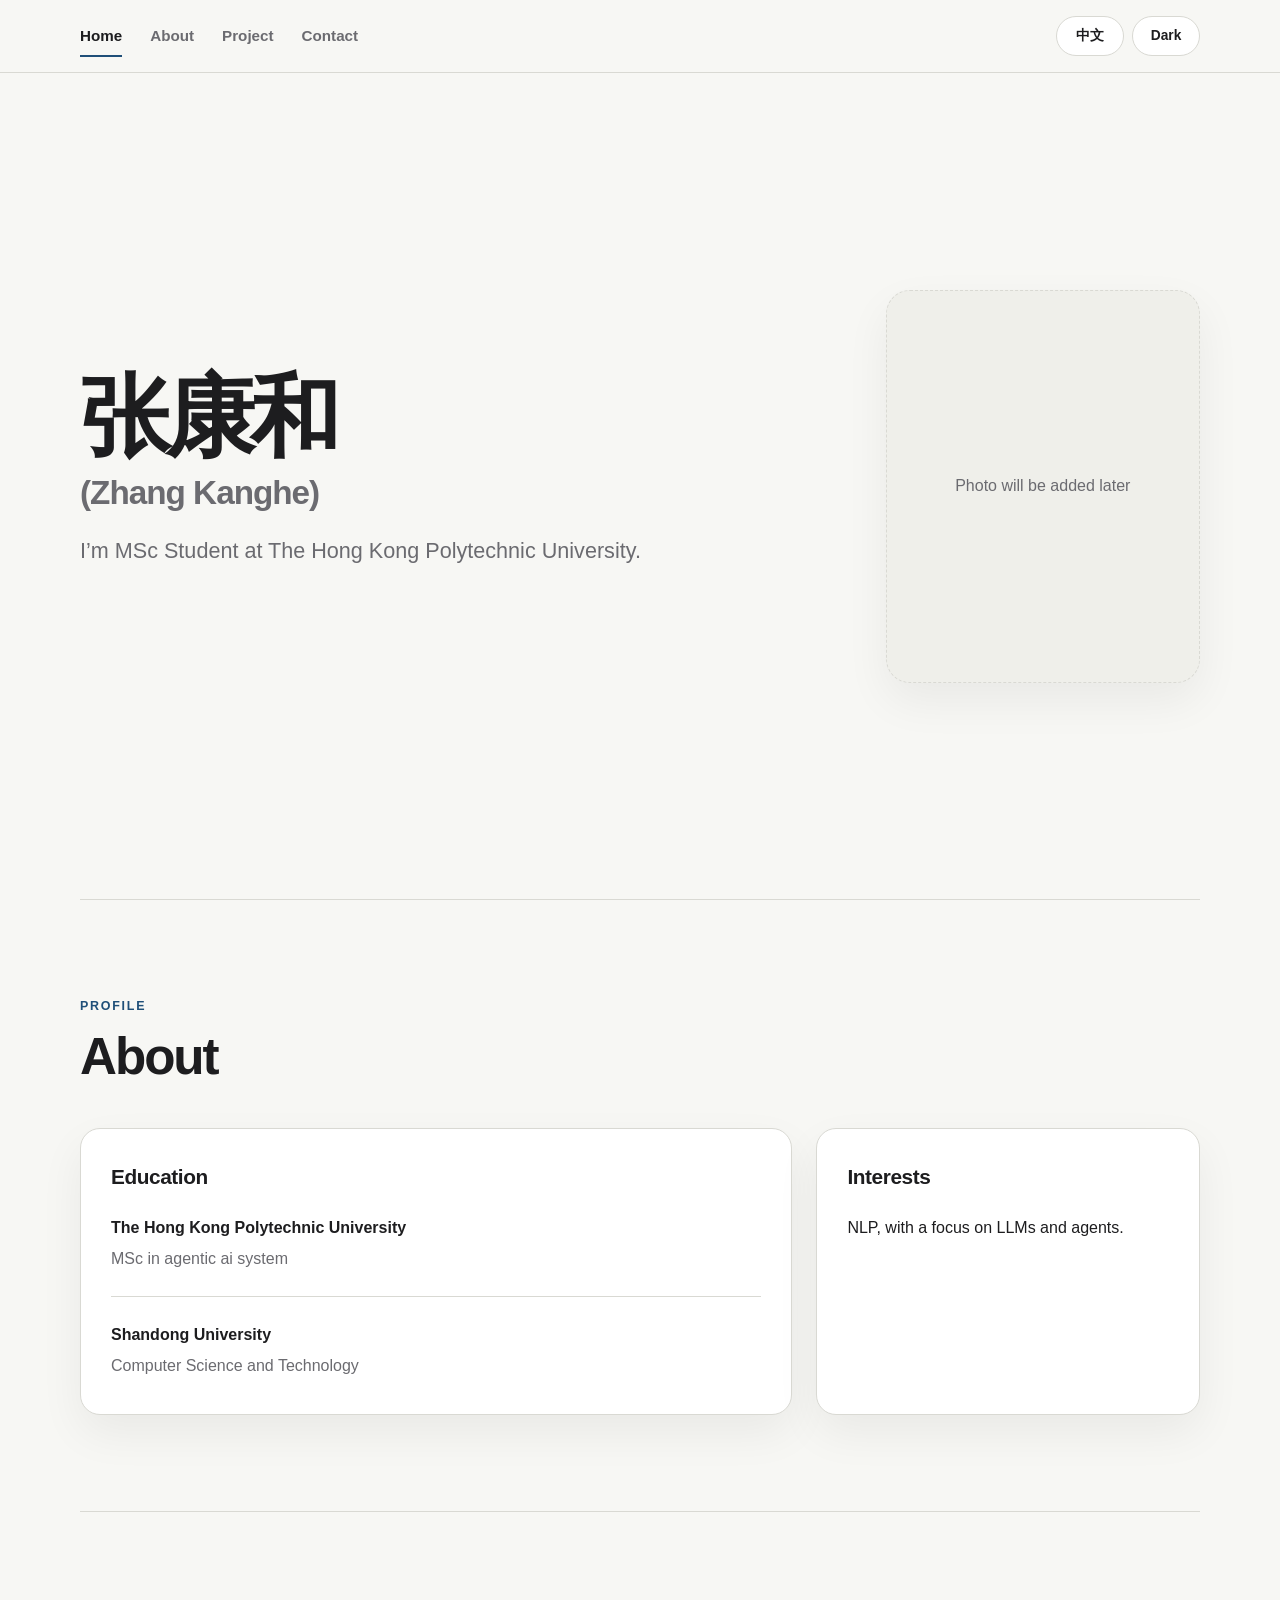
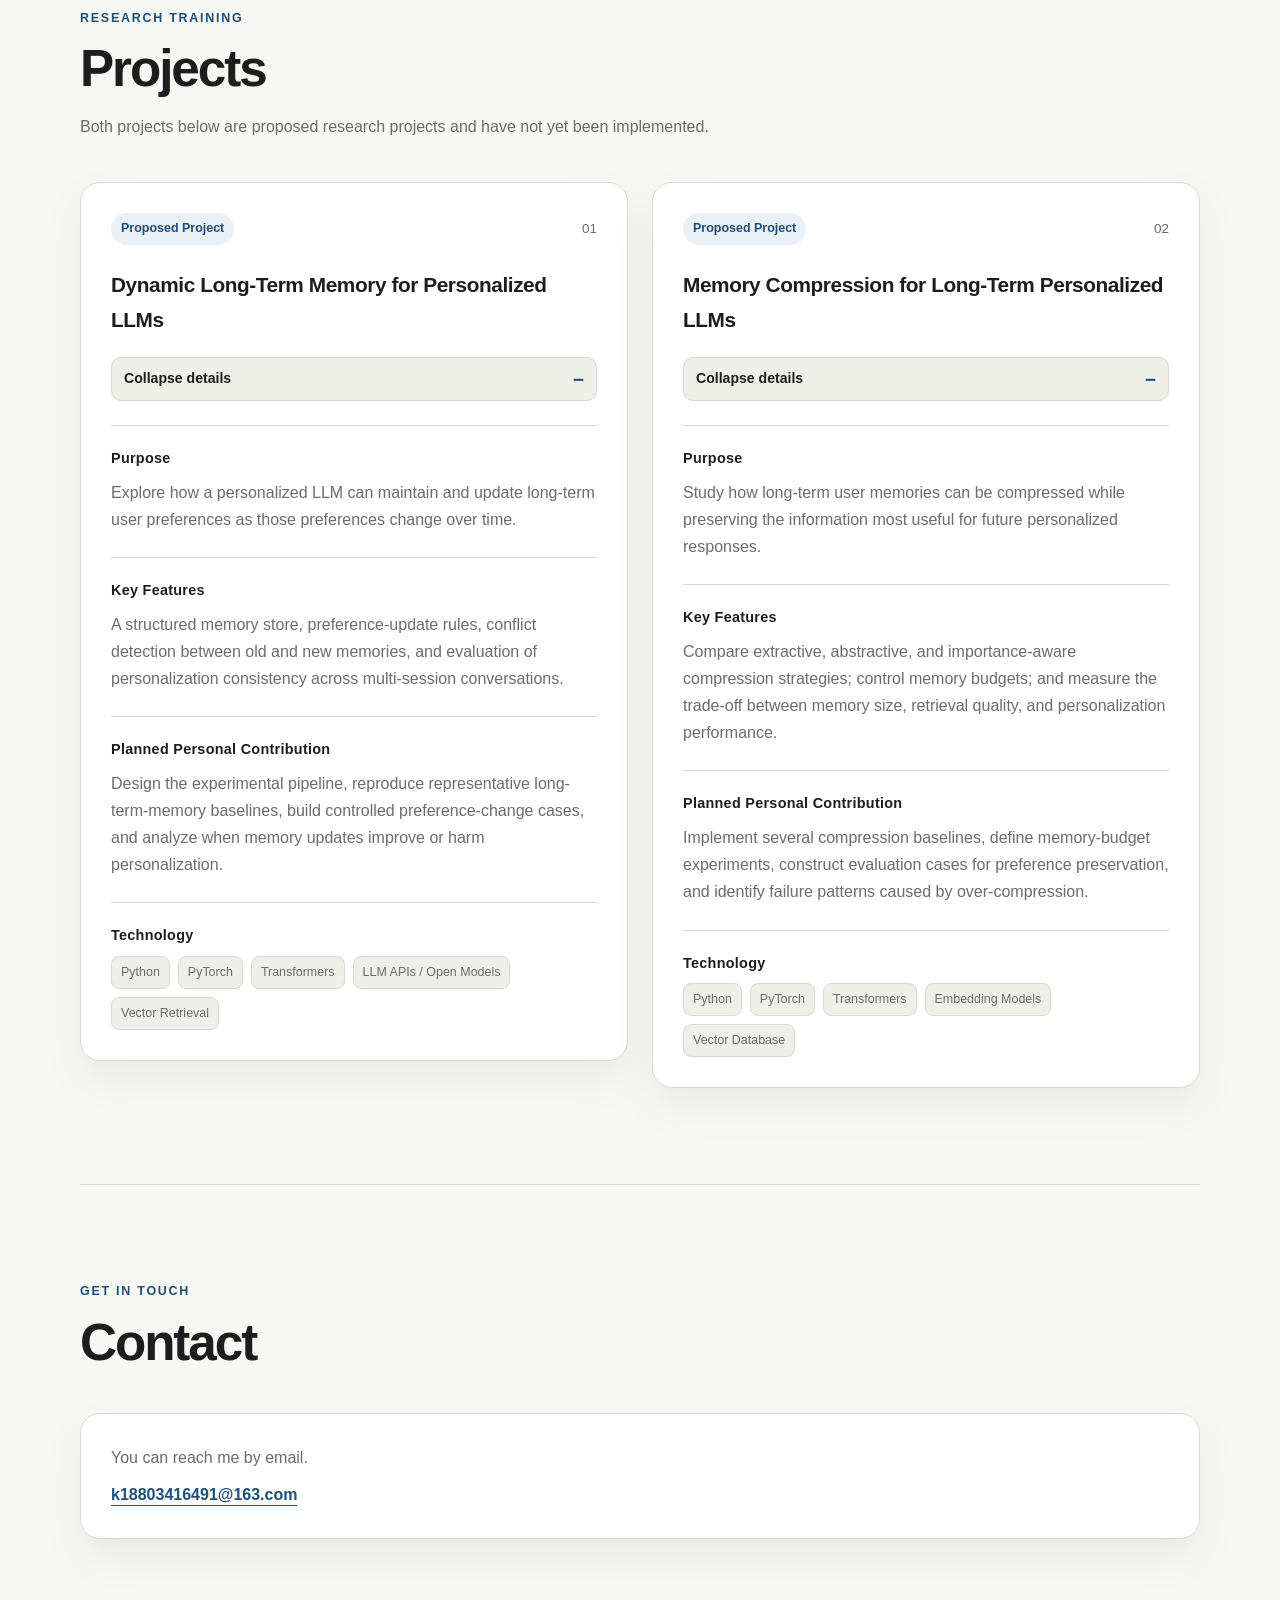
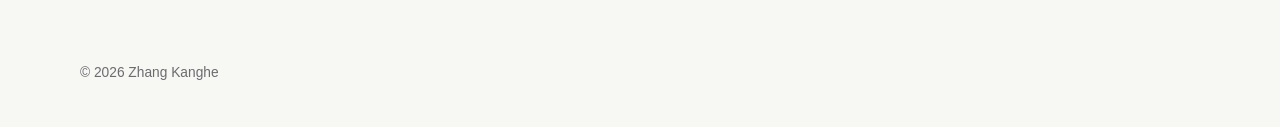
<file: V0/index.html>
<!DOCTYPE html>
<html lang="en" data-theme="light">
<head>
  <meta charset="UTF-8">
  <meta name="viewport" content="width=device-width, initial-scale=1.0">
  <meta name="description" content="Personal website of Zhang Kanghe.">
  <title>Zhang Kanghe | Personal Website</title>
  <link rel="stylesheet" href="style.css">
</head>
<body>
  <header class="site-header" id="siteHeader">
    <div class="header-inner">
      <nav class="main-nav" aria-label="Primary navigation">
        <a href="#home" data-i18n="navHome">Home</a>
        <a href="#about" data-i18n="navAbout">About</a>
        <a href="#projects" data-i18n="navProjects">Project</a>
        <a href="#contact" data-i18n="navContact">Contact</a>
      </nav>

      <div class="site-controls" aria-label="Display controls">
        <button id="languageToggle" class="control-button" type="button" aria-label="Switch language">中文</button>
        <button id="themeToggle" class="control-button" type="button" aria-label="Switch color theme">Dark</button>
      </div>
    </div>
  </header>

  <main>
    <section id="home" class="section hero" aria-labelledby="home-title">
      <div class="hero-copy">
        <h1 id="home-title">张康和 <span class="name-en">(Zhang Kanghe)</span></h1>
        <p class="hero-intro" data-i18n="homeIntro">I’m MSc Student at The Hong Kong Polytechnic University.</p>
      </div>

      <div class="avatar-frame" aria-label="Reserved portrait area">
        <div class="avatar-placeholder" role="img" aria-label="Portrait placeholder">
          <span data-i18n="avatarPlaceholder">Photo will be added later</span>
        </div>
      </div>
    </section>

    <section id="about" class="section" aria-labelledby="about-title">
      <div class="section-heading">
        <p class="eyebrow" data-i18n="aboutEyebrow">Profile</p>
        <h2 id="about-title" data-i18n="aboutTitle">About</h2>
      </div>

      <div class="about-grid">
        <article class="info-card">
          <h3 data-i18n="educationTitle">Education</h3>
          <div class="education-item">
            <p class="item-title" data-i18n="currentSchool">The Hong Kong Polytechnic University</p>
            <p data-i18n="currentDegree">MSc in agentic ai system</p>
          </div>
          <div class="education-item">
            <p class="item-title" data-i18n="undergradSchool">Shandong University</p>
            <p data-i18n="undergradDegree">Computer Science and Technology</p>
          </div>
        </article>

        <article class="info-card">
          <h3 data-i18n="interestsTitle">Interests</h3>
          <p data-i18n="interestsText">NLP, with a focus on LLMs and agents.</p>
        </article>
      </div>
    </section>

    <section id="projects" class="section" aria-labelledby="projects-title">
      <div class="section-heading">
        <p class="eyebrow" data-i18n="projectsEyebrow">Research Training</p>
        <h2 id="projects-title" data-i18n="projectsTitle">Projects</h2>
        <p class="section-note" data-i18n="projectsNote">Both projects below are proposed research projects and have not yet been implemented.</p>
      </div>

      <div class="projects-grid">
        <article class="project-card">
          <div class="project-topline">
            <span class="status-badge" data-i18n="proposed">Proposed Project</span>
            <span class="project-number">01</span>
          </div>
          <h3 data-i18n="project1Title">Dynamic Long-Term Memory for Personalized LLMs</h3>
          <button class="project-toggle" type="button" aria-expanded="true" aria-controls="project-1-details" data-project-toggle>
            <span data-toggle-label data-i18n="collapseProject">Collapse details</span>
            <span class="toggle-icon" aria-hidden="true">−</span>
          </button>

          <div class="project-details" id="project-1-details">
            <div class="project-section">
              <h4 data-i18n="purpose">Purpose</h4>
              <p data-i18n="project1Purpose">Explore how a personalized LLM can maintain and update long-term user preferences as those preferences change over time.</p>
            </div>

            <div class="project-section">
              <h4 data-i18n="features">Key Features</h4>
              <p data-i18n="project1Features">A structured memory store, preference-update rules, conflict detection between old and new memories, and evaluation of personalization consistency across multi-session conversations.</p>
            </div>

            <div class="project-section">
              <h4 data-i18n="contribution">Planned Personal Contribution</h4>
              <p data-i18n="project1Contribution">Design the experimental pipeline, reproduce representative long-term-memory baselines, build controlled preference-change cases, and analyze when memory updates improve or harm personalization.</p>
            </div>

            <div class="project-section">
              <h4 data-i18n="technology">Technology</h4>
              <div class="tag-list" aria-label="Technologies">
                <span>Python</span>
                <span>PyTorch</span>
                <span>Transformers</span>
                <span>LLM APIs / Open Models</span>
                <span>Vector Retrieval</span>
              </div>
            </div>
          </div>
        </article>

        <article class="project-card">
          <div class="project-topline">
            <span class="status-badge" data-i18n="proposed">Proposed Project</span>
            <span class="project-number">02</span>
          </div>
          <h3 data-i18n="project2Title">Memory Compression for Long-Term Personalized LLMs</h3>
          <button class="project-toggle" type="button" aria-expanded="true" aria-controls="project-2-details" data-project-toggle>
            <span data-toggle-label data-i18n="collapseProject">Collapse details</span>
            <span class="toggle-icon" aria-hidden="true">−</span>
          </button>

          <div class="project-details" id="project-2-details">
            <div class="project-section">
              <h4 data-i18n="purpose">Purpose</h4>
              <p data-i18n="project2Purpose">Study how long-term user memories can be compressed while preserving the information most useful for future personalized responses.</p>
            </div>

            <div class="project-section">
              <h4 data-i18n="features">Key Features</h4>
              <p data-i18n="project2Features">Compare extractive, abstractive, and importance-aware compression strategies; control memory budgets; and measure the trade-off between memory size, retrieval quality, and personalization performance.</p>
            </div>

            <div class="project-section">
              <h4 data-i18n="contribution">Planned Personal Contribution</h4>
              <p data-i18n="project2Contribution">Implement several compression baselines, define memory-budget experiments, construct evaluation cases for preference preservation, and identify failure patterns caused by over-compression.</p>
            </div>

            <div class="project-section">
              <h4 data-i18n="technology">Technology</h4>
              <div class="tag-list" aria-label="Technologies">
                <span>Python</span>
                <span>PyTorch</span>
                <span>Transformers</span>
                <span>Embedding Models</span>
                <span>Vector Database</span>
              </div>
            </div>
          </div>
        </article>
      </div>
    </section>

    <section id="contact" class="section contact-section" aria-labelledby="contact-title">
      <div class="section-heading">
        <p class="eyebrow" data-i18n="contactEyebrow">Get in Touch</p>
        <h2 id="contact-title" data-i18n="contactTitle">Contact</h2>
      </div>

      <div class="contact-card">
        <p data-i18n="contactText">You can reach me by email.</p>
        <a class="email-link" href="mailto:k18803416491@163.com">k18803416491@163.com</a>
      </div>
    </section>
  </main>

  <footer class="site-footer">
    <p>© <span id="currentYear"></span> Zhang Kanghe</p>
  </footer>

  <script src="script.js"></script>
</body>
</html>
</file>
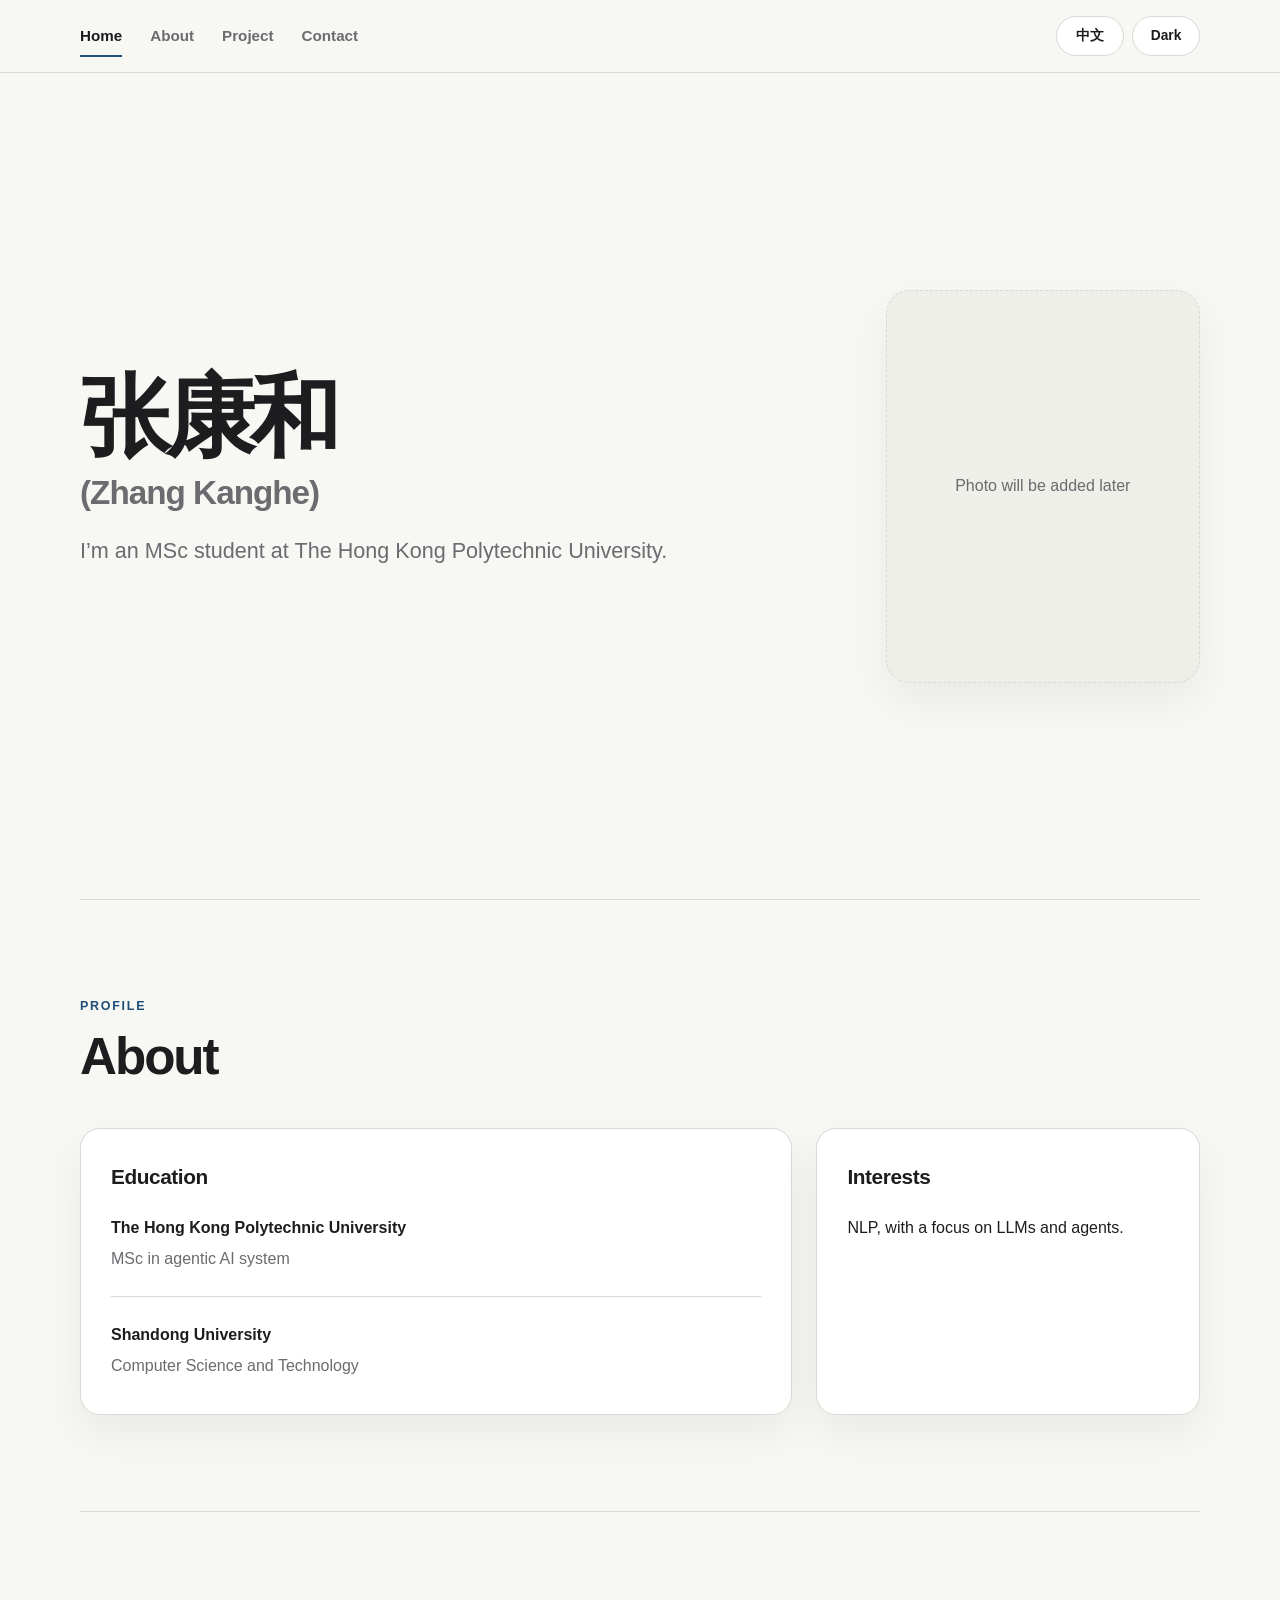
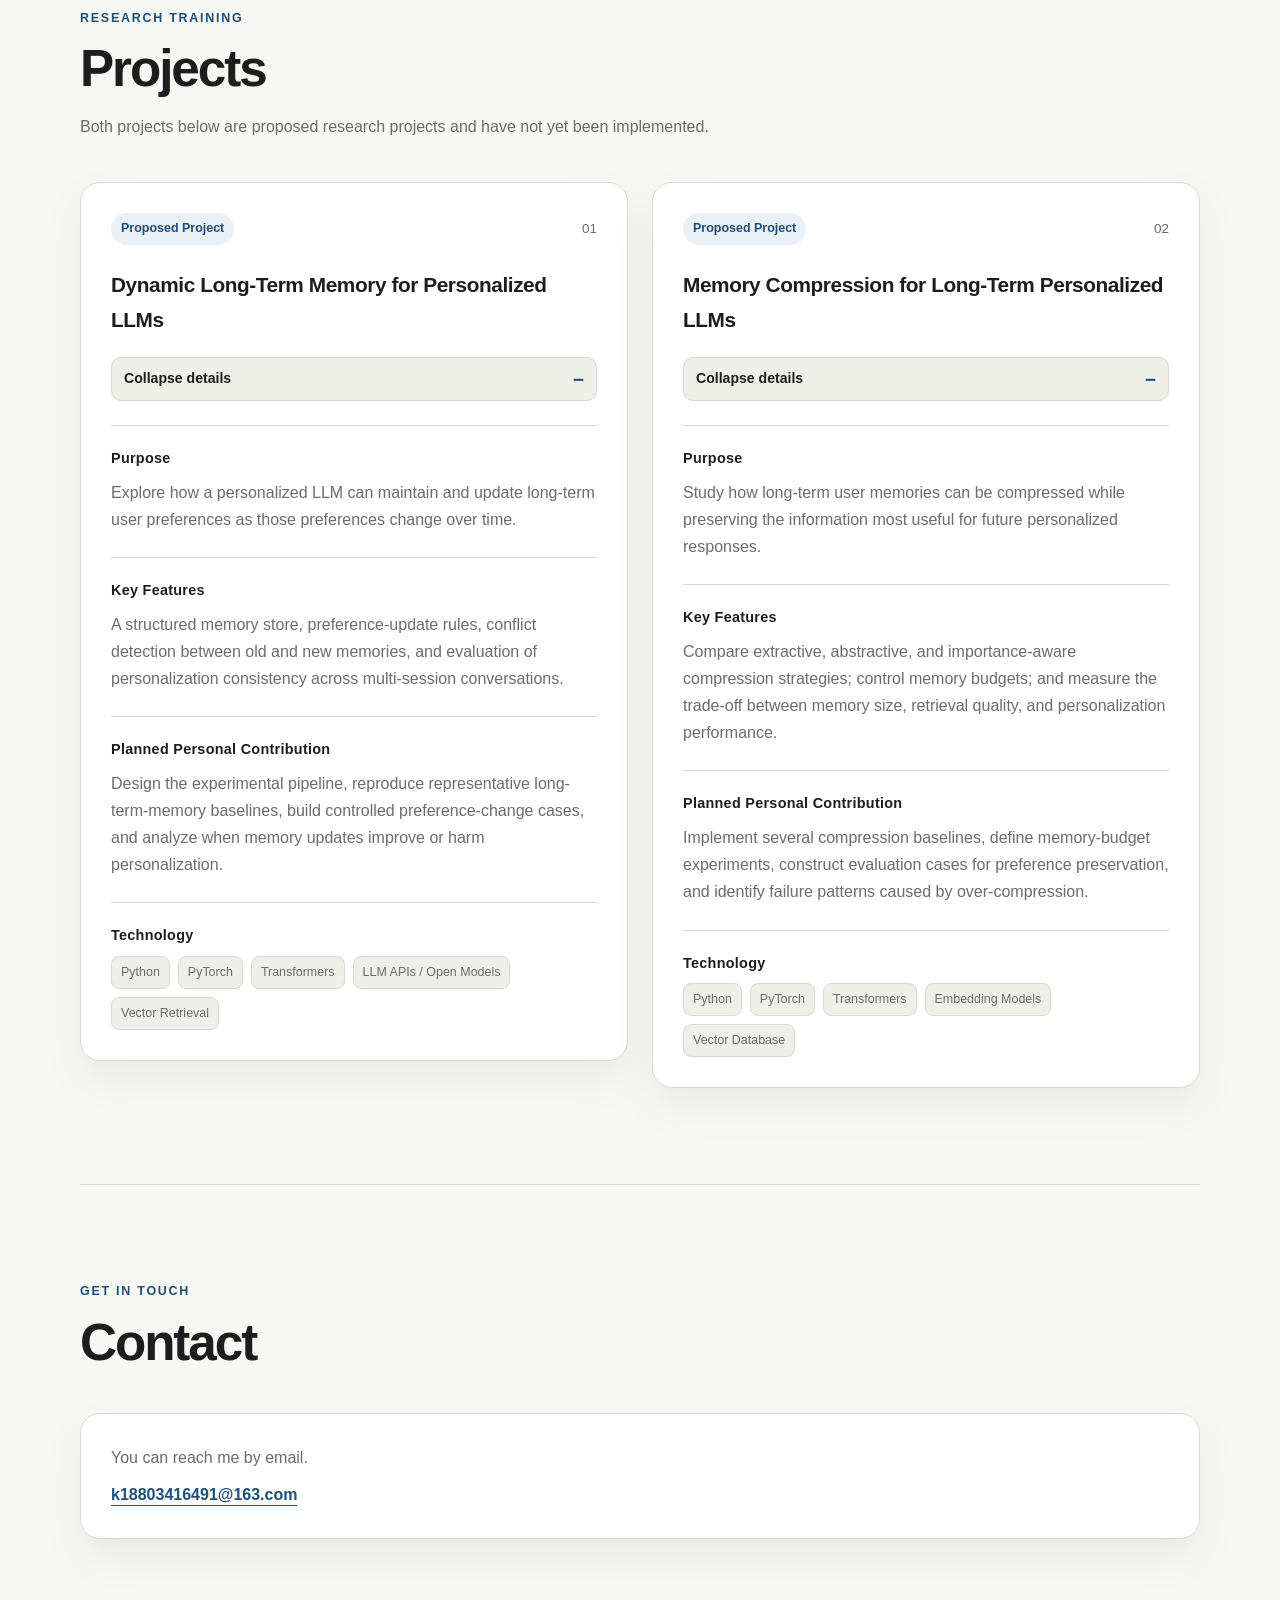
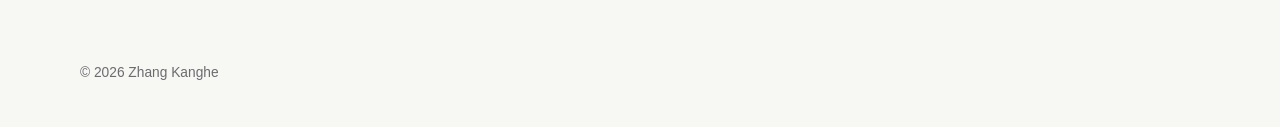
<file: V1/index.html>
<!DOCTYPE html>
<html lang="en" data-theme="light">
<head>
  <meta charset="UTF-8">
  <meta name="viewport" content="width=device-width, initial-scale=1.0">
  <meta name="description" content="Personal website of Zhang Kanghe.">
  <title>Zhang Kanghe | Personal Website</title>
  <link rel="stylesheet" href="style.css">
</head>
<body>
  <header class="site-header" id="siteHeader">
    <div class="header-inner">
      <nav class="main-nav" aria-label="Primary navigation">
        <a href="#home" data-i18n="navHome">Home</a>
        <a href="#about" data-i18n="navAbout">About</a>
        <a href="#projects" data-i18n="navProjects">Project</a>
        <a href="#contact" data-i18n="navContact">Contact</a>
      </nav>

      <div class="site-controls" aria-label="Display controls">
        <button id="languageToggle" class="control-button" type="button" aria-label="Switch language">中文</button>
        <button id="themeToggle" class="control-button" type="button" aria-label="Switch to dark theme">Dark</button>
      </div>
    </div>
  </header>

  <main>
    <section id="home" class="section hero" aria-labelledby="home-title">
      <div class="hero-copy">
        <h1 id="home-title">张康和 <span class="name-en">(Zhang Kanghe)</span></h1>
        <p class="hero-intro" data-i18n="homeIntro">I’m an MSc student at The Hong Kong Polytechnic University.</p>
      </div>

      <div class="avatar-frame" aria-label="Reserved portrait area">
        <div class="avatar-placeholder" role="img" aria-label="Portrait placeholder">
          <span data-i18n="avatarPlaceholder">Photo will be added later</span>
        </div>
      </div>
    </section>

    <section id="about" class="section" aria-labelledby="about-title">
      <div class="section-heading">
        <p class="eyebrow" data-i18n="aboutEyebrow">Profile</p>
        <h2 id="about-title" data-i18n="aboutTitle">About</h2>
      </div>

      <div class="about-grid">
        <article class="info-card">
          <h3 data-i18n="educationTitle">Education</h3>
          <div class="education-item">
            <p class="item-title" data-i18n="currentSchool">The Hong Kong Polytechnic University</p>
            <p data-i18n="currentDegree">MSc in agentic AI system</p>
          </div>
          <div class="education-item">
            <p class="item-title" data-i18n="undergradSchool">Shandong University</p>
            <p data-i18n="undergradDegree">Computer Science and Technology</p>
          </div>
        </article>

        <article class="info-card">
          <h3 data-i18n="interestsTitle">Interests</h3>
          <p data-i18n="interestsText">NLP, with a focus on LLMs and agents.</p>
        </article>
      </div>
    </section>

    <section id="projects" class="section" aria-labelledby="projects-title">
      <div class="section-heading">
        <p class="eyebrow" data-i18n="projectsEyebrow">Research Training</p>
        <h2 id="projects-title" data-i18n="projectsTitle">Projects</h2>
        <p class="section-note" data-i18n="projectsNote">Both projects below are proposed research projects and have not yet been implemented.</p>
      </div>

      <div class="projects-grid">
        <article class="project-card">
          <div class="project-topline">
            <span class="status-badge" data-i18n="proposed">Proposed Project</span>
            <span class="project-number">01</span>
          </div>
          <h3 data-i18n="project1Title">Dynamic Long-Term Memory for Personalized LLMs</h3>
          <button class="project-toggle" type="button" aria-expanded="true" aria-controls="project-1-details" data-project-toggle>
            <span data-toggle-label data-i18n="collapseProject">Collapse details</span>
            <span class="toggle-icon" aria-hidden="true">−</span>
          </button>

          <div class="project-details" id="project-1-details">
            <div class="project-section">
              <h4 data-i18n="purpose">Purpose</h4>
              <p data-i18n="project1Purpose">Explore how a personalized LLM can maintain and update long-term user preferences as those preferences change over time.</p>
            </div>

            <div class="project-section">
              <h4 data-i18n="features">Key Features</h4>
              <p data-i18n="project1Features">A structured memory store, preference-update rules, conflict detection between old and new memories, and evaluation of personalization consistency across multi-session conversations.</p>
            </div>

            <div class="project-section">
              <h4 data-i18n="contribution">Planned Personal Contribution</h4>
              <p data-i18n="project1Contribution">Design the experimental pipeline, reproduce representative long-term-memory baselines, build controlled preference-change cases, and analyze when memory updates improve or harm personalization.</p>
            </div>

            <div class="project-section">
              <h4 data-i18n="technology">Technology</h4>
              <div class="tag-list" aria-label="Technologies">
                <span>Python</span>
                <span>PyTorch</span>
                <span>Transformers</span>
                <span>LLM APIs / Open Models</span>
                <span>Vector Retrieval</span>
              </div>
            </div>
          </div>
        </article>

        <article class="project-card">
          <div class="project-topline">
            <span class="status-badge" data-i18n="proposed">Proposed Project</span>
            <span class="project-number">02</span>
          </div>
          <h3 data-i18n="project2Title">Memory Compression for Long-Term Personalized LLMs</h3>
          <button class="project-toggle" type="button" aria-expanded="true" aria-controls="project-2-details" data-project-toggle>
            <span data-toggle-label data-i18n="collapseProject">Collapse details</span>
            <span class="toggle-icon" aria-hidden="true">−</span>
          </button>

          <div class="project-details" id="project-2-details">
            <div class="project-section">
              <h4 data-i18n="purpose">Purpose</h4>
              <p data-i18n="project2Purpose">Study how long-term user memories can be compressed while preserving the information most useful for future personalized responses.</p>
            </div>

            <div class="project-section">
              <h4 data-i18n="features">Key Features</h4>
              <p data-i18n="project2Features">Compare extractive, abstractive, and importance-aware compression strategies; control memory budgets; and measure the trade-off between memory size, retrieval quality, and personalization performance.</p>
            </div>

            <div class="project-section">
              <h4 data-i18n="contribution">Planned Personal Contribution</h4>
              <p data-i18n="project2Contribution">Implement several compression baselines, define memory-budget experiments, construct evaluation cases for preference preservation, and identify failure patterns caused by over-compression.</p>
            </div>

            <div class="project-section">
              <h4 data-i18n="technology">Technology</h4>
              <div class="tag-list" aria-label="Technologies">
                <span>Python</span>
                <span>PyTorch</span>
                <span>Transformers</span>
                <span>Embedding Models</span>
                <span>Vector Database</span>
              </div>
            </div>
          </div>
        </article>
      </div>
    </section>

    <section id="contact" class="section contact-section" aria-labelledby="contact-title">
      <div class="section-heading">
        <p class="eyebrow" data-i18n="contactEyebrow">Get in Touch</p>
        <h2 id="contact-title" data-i18n="contactTitle">Contact</h2>
      </div>

      <div class="contact-card">
        <p data-i18n="contactText">You can reach me by email.</p>
        <a class="email-link" href="mailto:k18803416491@163.com">k18803416491@163.com</a>
      </div>
    </section>
  </main>

  <footer class="site-footer">
    <p>© <span id="currentYear"></span> Zhang Kanghe</p>
  </footer>

  <script src="script.js"></script>
</body>
</html>
</file>
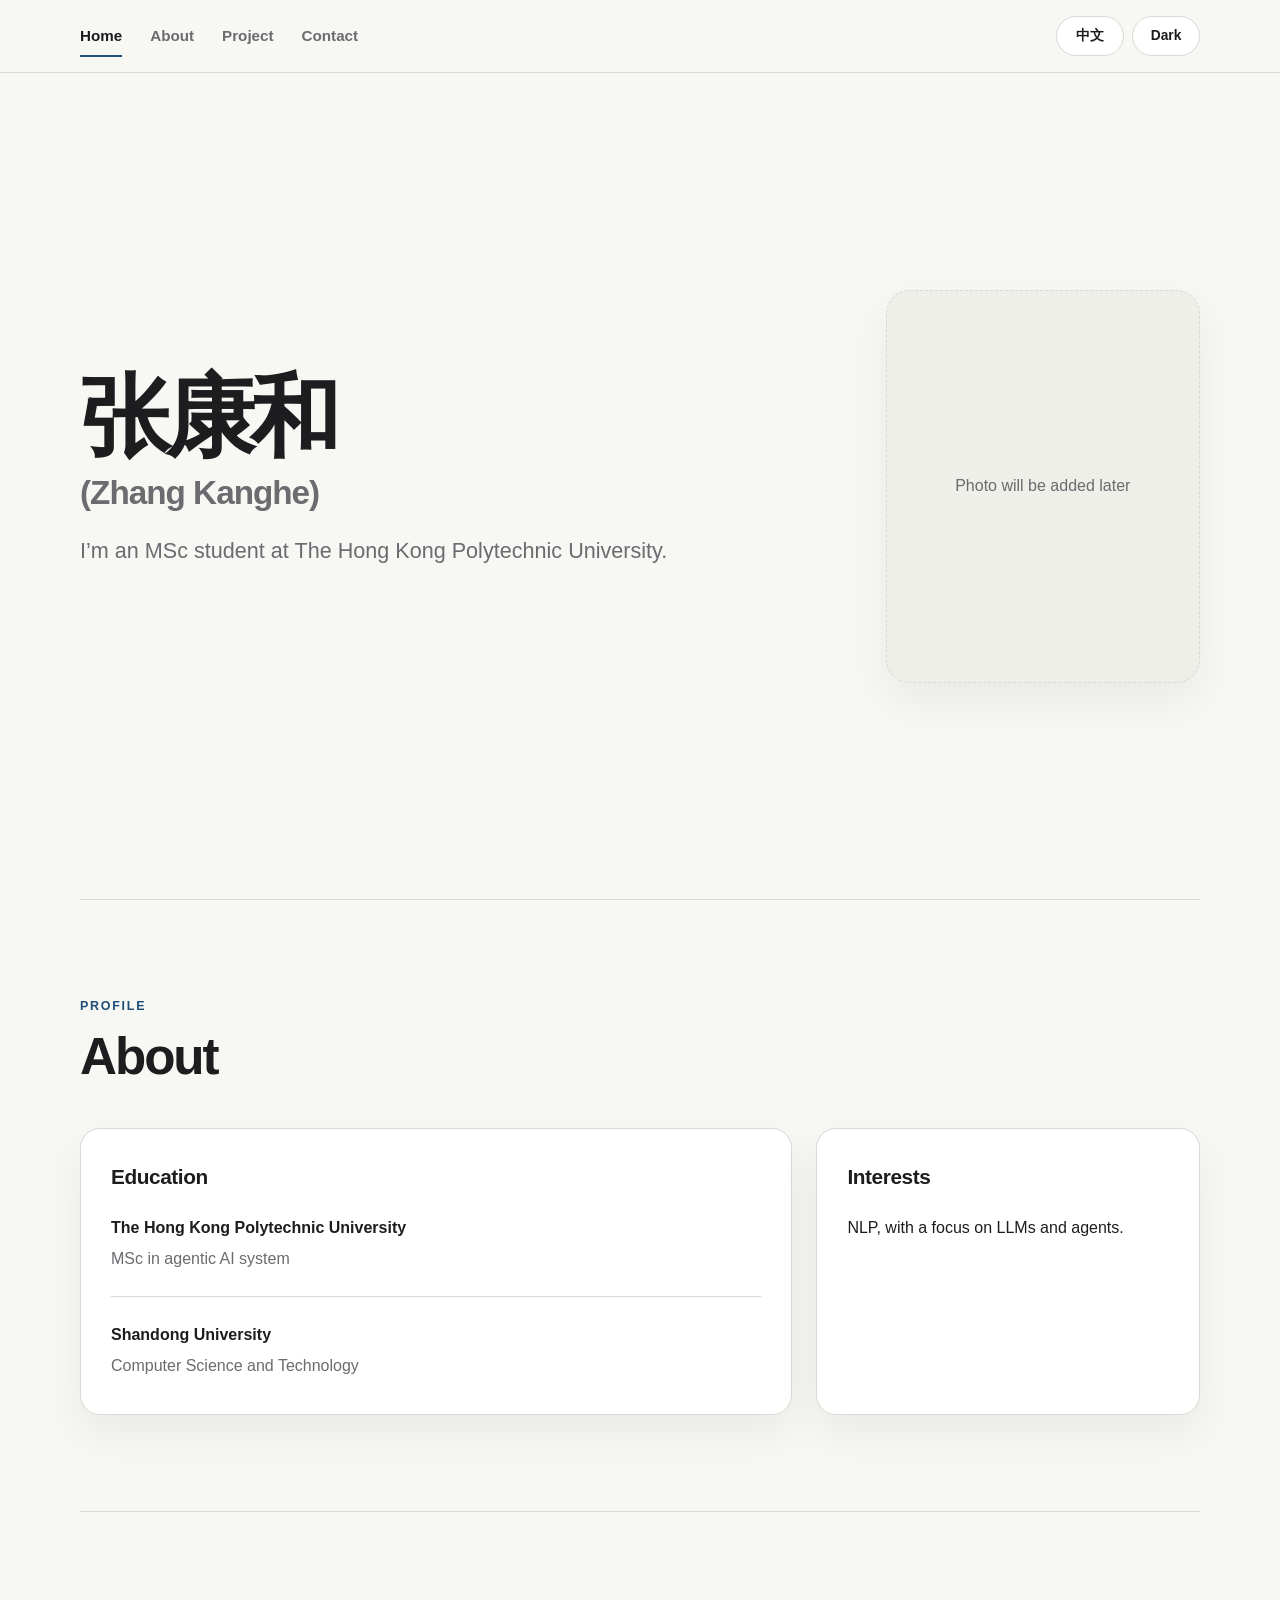
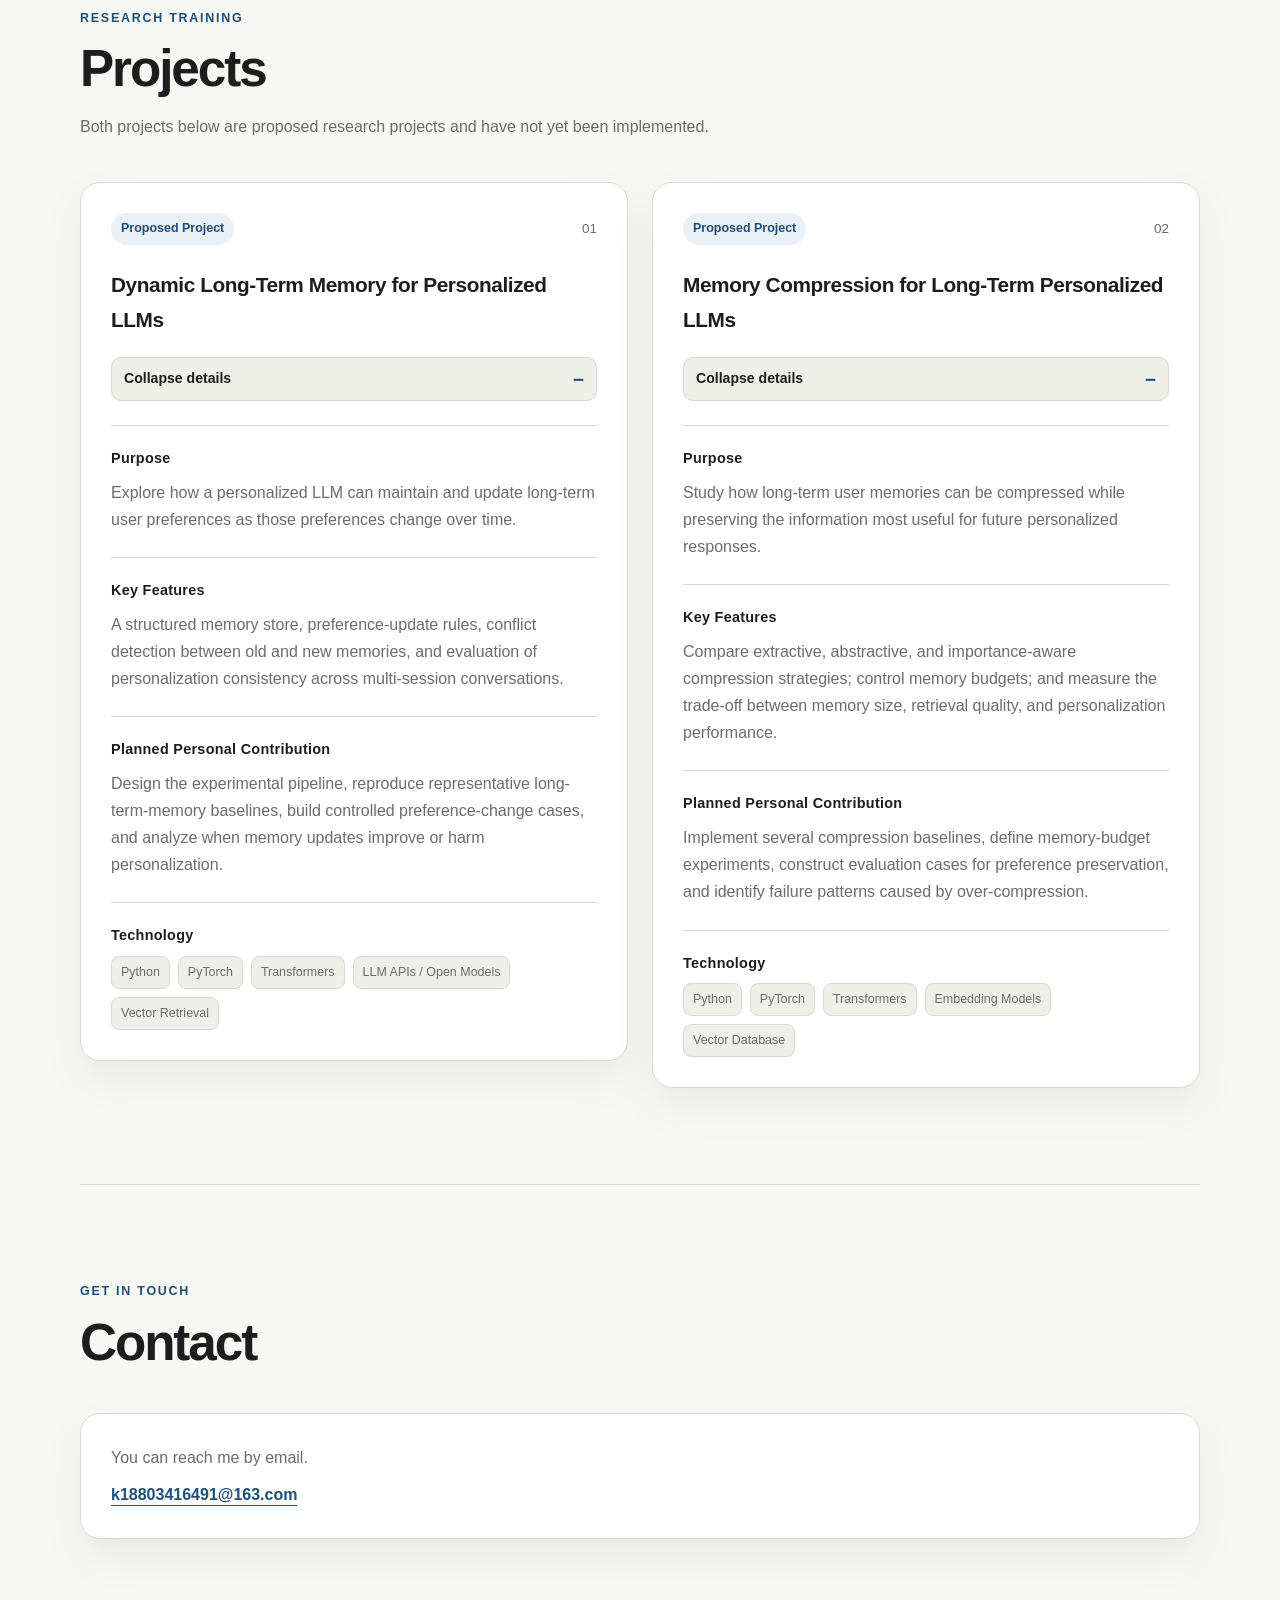
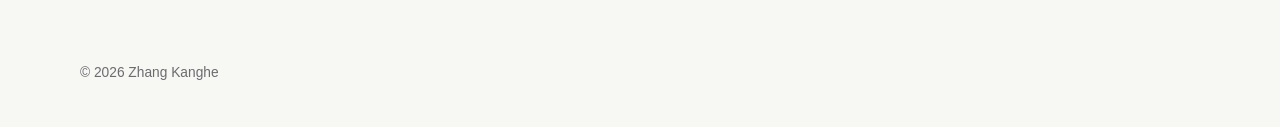
<file: V2/index.html>
<!DOCTYPE html>
<html lang="en" data-theme="light">
<head>
  <meta charset="UTF-8">
  <meta name="viewport" content="width=device-width, initial-scale=1.0">
  <meta name="description" content="Personal website of Zhang Kanghe.">
  <title>Zhang Kanghe | Personal Website</title>
  <link rel="stylesheet" href="style.css">
</head>
<body>
  <header class="site-header" id="siteHeader">
    <div class="header-inner">
      <nav class="main-nav" aria-label="Primary navigation">
        <a href="#home" data-i18n="navHome">Home</a>
        <a href="#about" data-i18n="navAbout">About</a>
        <a href="#projects" data-i18n="navProjects">Project</a>
        <a href="#contact" data-i18n="navContact">Contact</a>
      </nav>

      <div class="site-controls" aria-label="Display controls">
        <button id="languageToggle" class="control-button" type="button" aria-label="Switch to Chinese">中文</button>
        <button id="themeToggle" class="control-button" type="button" aria-label="Switch to dark theme">Dark</button>
      </div>
    </div>
  </header>

  <main>
    <section id="home" class="section hero" aria-labelledby="home-title">
      <div class="hero-copy">
        <h1 id="home-title">张康和 <span class="name-en">(Zhang Kanghe)</span></h1>
        <p class="hero-intro" data-i18n="homeIntro">I’m an MSc student at The Hong Kong Polytechnic University.</p>
      </div>

      <div class="avatar-frame" aria-label="Reserved portrait area">
        <div class="avatar-placeholder" role="img" aria-label="Portrait placeholder">
          <span data-i18n="avatarPlaceholder">Photo will be added later</span>
        </div>
      </div>
    </section>

    <section id="about" class="section" aria-labelledby="about-title">
      <div class="section-heading">
        <p class="eyebrow" data-i18n="aboutEyebrow">Profile</p>
        <h2 id="about-title" data-i18n="aboutTitle">About</h2>
      </div>

      <div class="about-grid">
        <article class="info-card">
          <h3 data-i18n="educationTitle">Education</h3>
          <div class="education-item">
            <p class="item-title" data-i18n="currentSchool">The Hong Kong Polytechnic University</p>
            <p data-i18n="currentDegree">MSc in agentic AI system</p>
          </div>
          <div class="education-item">
            <p class="item-title" data-i18n="undergradSchool">Shandong University</p>
            <p data-i18n="undergradDegree">Computer Science and Technology</p>
          </div>
        </article>

        <article class="info-card">
          <h3 data-i18n="interestsTitle">Interests</h3>
          <p data-i18n="interestsText">NLP, with a focus on LLMs and agents.</p>
        </article>
      </div>
    </section>

    <section id="projects" class="section" aria-labelledby="projects-title">
      <div class="section-heading">
        <p class="eyebrow" data-i18n="projectsEyebrow">Research Training</p>
        <h2 id="projects-title" data-i18n="projectsTitle">Projects</h2>
        <p class="section-note" data-i18n="projectsNote">Both projects below are proposed research projects and have not yet been implemented.</p>
      </div>

      <div class="projects-grid">
        <article class="project-card">
          <div class="project-topline">
            <span class="status-badge" data-i18n="proposed">Proposed Project</span>
            <span class="project-number">01</span>
          </div>
          <h3 data-i18n="project1Title">Dynamic Long-Term Memory for Personalized LLMs</h3>
          <button class="project-toggle" type="button" aria-expanded="true" aria-controls="project-1-details" data-project-toggle>
            <span data-toggle-label data-i18n="collapseProject">Collapse details</span>
            <span class="toggle-icon" aria-hidden="true">−</span>
          </button>

          <div class="project-details" id="project-1-details">
            <div class="project-section">
              <h4 data-i18n="purpose">Purpose</h4>
              <p data-i18n="project1Purpose">Explore how a personalized LLM can maintain and update long-term user preferences as those preferences change over time.</p>
            </div>

            <div class="project-section">
              <h4 data-i18n="features">Key Features</h4>
              <p data-i18n="project1Features">A structured memory store, preference-update rules, conflict detection between old and new memories, and evaluation of personalization consistency across multi-session conversations.</p>
            </div>

            <div class="project-section">
              <h4 data-i18n="contribution">Planned Personal Contribution</h4>
              <p data-i18n="project1Contribution">Design the experimental pipeline, reproduce representative long-term-memory baselines, build controlled preference-change cases, and analyze when memory updates improve or harm personalization.</p>
            </div>

            <div class="project-section">
              <h4 data-i18n="technology">Technology</h4>
              <div class="tag-list" aria-label="Technologies">
                <span>Python</span>
                <span>PyTorch</span>
                <span>Transformers</span>
                <span>LLM APIs / Open Models</span>
                <span>Vector Retrieval</span>
              </div>
            </div>
          </div>
        </article>

        <article class="project-card">
          <div class="project-topline">
            <span class="status-badge" data-i18n="proposed">Proposed Project</span>
            <span class="project-number">02</span>
          </div>
          <h3 data-i18n="project2Title">Memory Compression for Long-Term Personalized LLMs</h3>
          <button class="project-toggle" type="button" aria-expanded="true" aria-controls="project-2-details" data-project-toggle>
            <span data-toggle-label data-i18n="collapseProject">Collapse details</span>
            <span class="toggle-icon" aria-hidden="true">−</span>
          </button>

          <div class="project-details" id="project-2-details">
            <div class="project-section">
              <h4 data-i18n="purpose">Purpose</h4>
              <p data-i18n="project2Purpose">Study how long-term user memories can be compressed while preserving the information most useful for future personalized responses.</p>
            </div>

            <div class="project-section">
              <h4 data-i18n="features">Key Features</h4>
              <p data-i18n="project2Features">Compare extractive, abstractive, and importance-aware compression strategies; control memory budgets; and measure the trade-off between memory size, retrieval quality, and personalization performance.</p>
            </div>

            <div class="project-section">
              <h4 data-i18n="contribution">Planned Personal Contribution</h4>
              <p data-i18n="project2Contribution">Implement several compression baselines, define memory-budget experiments, construct evaluation cases for preference preservation, and identify failure patterns caused by over-compression.</p>
            </div>

            <div class="project-section">
              <h4 data-i18n="technology">Technology</h4>
              <div class="tag-list" aria-label="Technologies">
                <span>Python</span>
                <span>PyTorch</span>
                <span>Transformers</span>
                <span>Embedding Models</span>
                <span>Vector Database</span>
              </div>
            </div>
          </div>
        </article>
      </div>
    </section>

    <section id="contact" class="section contact-section" aria-labelledby="contact-title">
      <div class="section-heading">
        <p class="eyebrow" data-i18n="contactEyebrow">Get in Touch</p>
        <h2 id="contact-title" data-i18n="contactTitle">Contact</h2>
      </div>

      <div class="contact-card">
        <p data-i18n="contactText">You can reach me by email.</p>
        <a class="email-link" href="mailto:k18803416491@163.com">k18803416491@163.com</a>
      </div>
    </section>
  </main>

  <footer class="site-footer">
    <p>© <span id="currentYear"></span> Zhang Kanghe</p>
  </footer>

  <script src="script.js"></script>
</body>
</html>
</file>
<file: V0/style.css>
:root {
  --bg: #f7f7f4;
  --surface: #ffffff;
  --surface-soft: #efefea;
  --text: #1d1d1f;
  --muted: #6b6b70;
  --border: #d9d9d3;
  --accent: #1f4f78;
  --accent-soft: #e9f0f6;
  --shadow: 0 18px 45px rgba(0, 0, 0, 0.06);
  --content-width: 1120px;
  --header-height: 72px;
}

html[data-theme="dark"] {
  --bg: #101112;
  --surface: #17191b;
  --surface-soft: #202326;
  --text: #f1f3f4;
  --muted: #a7adb3;
  --border: #30343a;
  --accent: #8bb9df;
  --accent-soft: #1d2b37;
  --shadow: 0 18px 45px rgba(0, 0, 0, 0.24);
}

* {
  box-sizing: border-box;
}

html {
  margin: 0;
  padding: 0;
  border: 0;
  outline: 0;
  scroll-behavior: smooth;
  scroll-padding-top: calc(var(--header-height) + 18px);
  background: var(--bg);
  overflow-x: hidden;
}

body {
  margin: 0;
  padding: var(--header-height) 0 0;
  border: 0;
  outline: 0;
  min-height: 100vh;
  overflow-x: hidden;
  background: var(--bg);
  color: var(--text);
  font-family: Inter, ui-sans-serif, -apple-system, BlinkMacSystemFont, "Segoe UI",
    "PingFang SC", "Hiragino Sans GB", "Microsoft YaHei", Arial, sans-serif;
  line-height: 1.7;
  transition: background-color 180ms ease, color 180ms ease;
}

a {
  color: inherit;
}

button,
a {
  -webkit-tap-highlight-color: transparent;
}

.site-header {
  position: fixed;
  inset: 0 0 auto 0;
  z-index: 1000;
  width: 100%;
  margin: 0;
  padding: 0;
  border: 0;
  border-bottom: 1px solid var(--border);
  background-color: var(--bg);
  box-shadow: none;
}

.header-inner {
  width: min(calc(100% - 40px), var(--content-width));
  min-height: 72px;
  margin: 0 auto;
  display: flex;
  align-items: center;
  justify-content: space-between;
  gap: 24px;
}

.main-nav {
  display: flex;
  align-items: center;
  justify-content: flex-start;
  gap: 28px;
  flex-wrap: wrap;
}

.main-nav a {
  position: relative;
  text-decoration: none;
  font-size: 0.95rem;
  font-weight: 650;
  color: var(--muted);
  transition: color 160ms ease;
}

.main-nav a::after {
  content: "";
  position: absolute;
  left: 0;
  right: 0;
  bottom: -8px;
  height: 2px;
  background: var(--accent);
  transform: scaleX(0);
  transform-origin: left;
  transition: transform 160ms ease;
}

.main-nav a:hover,
.main-nav a:focus-visible,
.main-nav a.active {
  color: var(--text);
}

.main-nav a:hover::after,
.main-nav a:focus-visible::after,
.main-nav a.active::after {
  transform: scaleX(1);
}

.site-controls {
  display: flex;
  align-items: center;
  gap: 8px;
}

.control-button {
  min-width: 68px;
  min-height: 38px;
  padding: 7px 12px;
  border: 1px solid var(--border);
  border-radius: 999px;
  background: var(--surface);
  color: var(--text);
  font: inherit;
  font-size: 0.86rem;
  font-weight: 650;
  cursor: pointer;
  transition: transform 160ms ease, border-color 160ms ease, background-color 160ms ease;
}

.control-button:hover,
.control-button:focus-visible {
  border-color: var(--accent);
  transform: translateY(-1px);
  outline: none;
}

main {
  width: min(calc(100% - 40px), var(--content-width));
  margin: 0 auto;
}

.section {
  scroll-margin-top: calc(var(--header-height) + 18px);
  padding: 96px 0;
  border-bottom: 1px solid var(--border);
}

.hero {
  min-height: calc(100vh - var(--header-height));
  display: grid;
  grid-template-columns: minmax(0, 1.4fr) minmax(260px, 0.6fr);
  align-items: center;
  gap: 72px;
}

.eyebrow {
  margin: 0 0 12px;
  color: var(--accent);
  font-size: 0.78rem;
  font-weight: 800;
  letter-spacing: 0.14em;
  text-transform: uppercase;
}

h1,
h2,
h3,
h4,
p {
  margin-top: 0;
}

h1 {
  margin-bottom: 22px;
  font-size: clamp(2.9rem, 7vw, 5.8rem);
  line-height: 1.04;
  letter-spacing: -0.055em;
  font-weight: 760;
}

.name-en {
  display: block;
  margin-top: 12px;
  color: var(--muted);
  font-size: clamp(1.4rem, 2.6vw, 2.3rem);
  letter-spacing: -0.03em;
  font-weight: 560;
}

.hero-intro {
  max-width: 680px;
  margin-bottom: 32px;
  color: var(--muted);
  font-size: clamp(1.1rem, 2vw, 1.35rem);
}


.avatar-frame {
  display: flex;
  justify-content: flex-end;
}

.avatar-placeholder {
  width: min(100%, 320px);
  aspect-ratio: 4 / 5;
  display: grid;
  place-items: center;
  padding: 28px;
  border: 1px dashed var(--border);
  border-radius: 24px;
  background: var(--surface-soft);
  color: var(--muted);
  text-align: center;
  box-shadow: var(--shadow);
}

.section-heading {
  max-width: 760px;
  margin-bottom: 42px;
}

h2 {
  margin-bottom: 16px;
  font-size: clamp(2rem, 4vw, 3.2rem);
  letter-spacing: -0.04em;
  line-height: 1.1;
}

.section-note {
  color: var(--muted);
}

.about-grid,
.projects-grid {
  display: grid;
  gap: 24px;
}

.about-grid {
  grid-template-columns: 1.3fr 0.7fr;
}

.projects-grid {
  grid-template-columns: repeat(2, minmax(0, 1fr));
  align-items: start;
}

.info-card,
.project-card,
.contact-card {
  border: 1px solid var(--border);
  border-radius: 20px;
  background: var(--surface);
  box-shadow: var(--shadow);
}

.info-card {
  padding: 30px;
}

.info-card h3,
.project-card h3 {
  margin-bottom: 20px;
  font-size: 1.3rem;
  letter-spacing: -0.02em;
}

.education-item + .education-item {
  margin-top: 24px;
  padding-top: 24px;
  border-top: 1px solid var(--border);
}

.education-item p {
  margin-bottom: 4px;
  color: var(--muted);
}

.education-item .item-title {
  color: var(--text);
  font-weight: 740;
}

.project-card {
  padding: 30px;
}

.project-topline {
  display: flex;
  align-items: center;
  justify-content: space-between;
  gap: 18px;
  margin-bottom: 22px;
}

.status-badge {
  display: inline-flex;
  align-items: center;
  width: fit-content;
  padding: 5px 10px;
  border-radius: 999px;
  background: var(--accent-soft);
  color: var(--accent);
  font-size: 0.78rem;
  font-weight: 780;
}

.project-number {
  color: var(--muted);
  font-size: 0.84rem;
  font-variant-numeric: tabular-nums;
}

.project-toggle {
  width: 100%;
  min-height: 42px;
  margin-top: 2px;
  padding: 9px 12px;
  display: flex;
  align-items: center;
  justify-content: space-between;
  gap: 16px;
  border: 1px solid var(--border);
  border-radius: 10px;
  background: var(--surface-soft);
  color: var(--text);
  font: inherit;
  font-size: 0.88rem;
  font-weight: 700;
  text-align: left;
  cursor: pointer;
  transition: border-color 160ms ease, background-color 160ms ease;
}

.project-toggle:hover,
.project-toggle:focus-visible {
  border-color: var(--accent);
}

.toggle-icon {
  color: var(--accent);
  font-size: 1.2rem;
  line-height: 1;
}

.project-details[hidden] {
  display: none;
}

.project-section {
  margin-top: 24px;
  padding-top: 20px;
  border-top: 1px solid var(--border);
}

.project-section h4 {
  margin-bottom: 8px;
  font-size: 0.9rem;
  letter-spacing: 0.02em;
}

.project-section p {
  margin-bottom: 0;
  color: var(--muted);
}

.tag-list {
  display: flex;
  flex-wrap: wrap;
  gap: 8px;
}

.tag-list span {
  padding: 5px 9px;
  border: 1px solid var(--border);
  border-radius: 8px;
  background: var(--surface-soft);
  color: var(--muted);
  font-size: 0.78rem;
}

.contact-section {
  border-bottom: 0;
}

.contact-card {
  padding: 30px;
}

.contact-card p {
  color: var(--muted);
  margin-bottom: 10px;
}

.email-link {
  color: var(--accent);
  font-weight: 750;
  word-break: break-word;
  text-decoration-thickness: 1px;
  text-underline-offset: 5px;
}

.site-footer {
  width: min(calc(100% - 40px), var(--content-width));
  margin: 0 auto;
  padding: 26px 0 42px;
  color: var(--muted);
  font-size: 0.86rem;
}

.site-footer p {
  margin: 0;
}

:focus-visible {
  outline: 2px solid var(--accent);
  outline-offset: 4px;
}

@media (max-width: 850px) {
  .header-inner {
    min-height: 84px;
    align-items: flex-start;
    padding: 16px 0;
    flex-direction: column;
    gap: 12px;
  }

  .site-controls {
    position: absolute;
    top: 13px;
    right: 20px;
  }

  .main-nav {
    max-width: calc(100% - 160px);
    gap: 18px;
  }

  .hero {
    min-height: auto;
    grid-template-columns: 1fr;
    gap: 42px;
    padding-top: 72px;
  }

  .avatar-frame {
    justify-content: flex-start;
  }

  .avatar-placeholder {
    width: min(72vw, 300px);
  }

  .about-grid,
  .projects-grid {
    grid-template-columns: 1fr;
  }
}

@media (max-width: 560px) {
  .header-inner,
  main,
  .site-footer {
    width: min(calc(100% - 28px), var(--content-width));
  }

  .header-inner {
    min-height: auto;
    padding: 14px 0;
  }

  .main-nav {
    max-width: none;
    width: 100%;
    gap: 10px 16px;
  }

  .site-controls {
    position: static;
  }

  .section {
    padding: 72px 0;
  }

  .hero {
    padding-top: 58px;
  }

  h1 {
    font-size: clamp(2.55rem, 14vw, 4rem);
  }

  .avatar-placeholder {
    width: 100%;
    max-width: 290px;
  }

  .info-card,
  .project-card,
  .contact-card {
    padding: 22px;
    border-radius: 16px;
  }
}

@media (prefers-reduced-motion: reduce) {
  html {
    scroll-behavior: auto;
  }

  *,
  *::before,
  *::after {
    transition: none !important;
  }
}
</file>
<file: V1/style.css>
:root {
  --bg: #f7f7f4;
  --surface: #ffffff;
  --surface-soft: #efefea;
  --text: #1d1d1f;
  --muted: #6b6b70;
  --border: #d9d9d3;
  --accent: #1f4f78;
  --accent-soft: #e9f0f6;
  --shadow: 0 18px 45px rgba(0, 0, 0, 0.06);
  --content-width: 1120px;
  --header-height: 72px;
}

html[data-theme="dark"] {
  --bg: #101112;
  --surface: #17191b;
  --surface-soft: #202326;
  --text: #f1f3f4;
  --muted: #a7adb3;
  --border: #30343a;
  --accent: #8bb9df;
  --accent-soft: #1d2b37;
  --shadow: 0 18px 45px rgba(0, 0, 0, 0.24);
}

* {
  box-sizing: border-box;
}

html {
  margin: 0;
  padding: 0;
  border: 0;
  outline: 0;
  scroll-behavior: smooth;
  scroll-padding-top: calc(var(--header-height) + 18px);
  background: var(--bg);
  overflow-x: hidden;
}

body {
  margin: 0;
  padding: var(--header-height) 0 0;
  border: 0;
  outline: 0;
  min-height: 100vh;
  overflow-x: hidden;
  background: var(--bg);
  color: var(--text);
  font-family: Inter, ui-sans-serif, -apple-system, BlinkMacSystemFont, "Segoe UI",
    "PingFang SC", "Hiragino Sans GB", "Microsoft YaHei", Arial, sans-serif;
  line-height: 1.7;
  transition: background-color 180ms ease, color 180ms ease;
}

a {
  color: inherit;
}

button,
a {
  -webkit-tap-highlight-color: transparent;
}

.site-header {
  position: fixed;
  inset: 0 0 auto 0;
  z-index: 1000;
  width: 100%;
  margin: 0;
  padding: 0;
  border: 0;
  border-bottom: 1px solid var(--border);
  background-color: var(--bg);
  box-shadow: none;
}

.header-inner {
  width: min(calc(100% - 40px), var(--content-width));
  min-height: 72px;
  margin: 0 auto;
  display: flex;
  align-items: center;
  justify-content: space-between;
  gap: 24px;
}

.main-nav {
  display: flex;
  align-items: center;
  justify-content: flex-start;
  gap: 28px;
  flex-wrap: wrap;
}

.main-nav a {
  position: relative;
  text-decoration: none;
  font-size: 0.95rem;
  font-weight: 650;
  color: var(--muted);
  transition: color 160ms ease;
}

.main-nav a::after {
  content: "";
  position: absolute;
  left: 0;
  right: 0;
  bottom: -8px;
  height: 2px;
  background: var(--accent);
  transform: scaleX(0);
  transform-origin: left;
  transition: transform 160ms ease;
}

.main-nav a:hover,
.main-nav a:focus-visible,
.main-nav a.active {
  color: var(--text);
}

.main-nav a:hover::after,
.main-nav a:focus-visible::after,
.main-nav a.active::after {
  transform: scaleX(1);
}

.site-controls {
  display: flex;
  align-items: center;
  gap: 8px;
}

.control-button {
  min-width: 68px;
  min-height: 38px;
  padding: 7px 12px;
  border: 1px solid var(--border);
  border-radius: 999px;
  background: var(--surface);
  color: var(--text);
  font: inherit;
  font-size: 0.86rem;
  font-weight: 650;
  cursor: pointer;
  transition: transform 160ms ease, border-color 160ms ease, background-color 160ms ease;
}

.control-button:hover,
.control-button:focus-visible {
  border-color: var(--accent);
  transform: translateY(-1px);
  outline: none;
}

main {
  width: min(calc(100% - 40px), var(--content-width));
  margin: 0 auto;
}

.section {
  scroll-margin-top: calc(var(--header-height) + 18px);
  padding: 96px 0;
  border-bottom: 1px solid var(--border);
}

.hero {
  min-height: calc(100vh - var(--header-height));
  display: grid;
  grid-template-columns: minmax(0, 1.4fr) minmax(260px, 0.6fr);
  align-items: center;
  gap: 72px;
}

.eyebrow {
  margin: 0 0 12px;
  color: var(--accent);
  font-size: 0.78rem;
  font-weight: 800;
  letter-spacing: 0.14em;
  text-transform: uppercase;
}

h1,
h2,
h3,
h4,
p {
  margin-top: 0;
}

h1 {
  margin-bottom: 22px;
  font-size: clamp(2.9rem, 7vw, 5.8rem);
  line-height: 1.04;
  letter-spacing: -0.055em;
  font-weight: 760;
}

.name-en {
  display: block;
  margin-top: 12px;
  color: var(--muted);
  font-size: clamp(1.4rem, 2.6vw, 2.3rem);
  letter-spacing: -0.03em;
  font-weight: 560;
}

.hero-intro {
  max-width: 680px;
  margin-bottom: 32px;
  color: var(--muted);
  font-size: clamp(1.1rem, 2vw, 1.35rem);
}


.avatar-frame {
  display: flex;
  justify-content: flex-end;
}

.avatar-placeholder {
  width: min(100%, 320px);
  aspect-ratio: 4 / 5;
  display: grid;
  place-items: center;
  padding: 28px;
  border: 1px dashed var(--border);
  border-radius: 24px;
  background: var(--surface-soft);
  color: var(--muted);
  text-align: center;
  box-shadow: var(--shadow);
}

.section-heading {
  max-width: 760px;
  margin-bottom: 42px;
}

h2 {
  margin-bottom: 16px;
  font-size: clamp(2rem, 4vw, 3.2rem);
  letter-spacing: -0.04em;
  line-height: 1.1;
}

.section-note {
  color: var(--muted);
}

.about-grid,
.projects-grid {
  display: grid;
  gap: 24px;
}

.about-grid {
  grid-template-columns: 1.3fr 0.7fr;
}

.projects-grid {
  grid-template-columns: repeat(2, minmax(0, 1fr));
  align-items: start;
}

.info-card,
.project-card,
.contact-card {
  border: 1px solid var(--border);
  border-radius: 20px;
  background: var(--surface);
  box-shadow: var(--shadow);
}

.info-card {
  padding: 30px;
}

.info-card h3,
.project-card h3 {
  margin-bottom: 20px;
  font-size: 1.3rem;
  letter-spacing: -0.02em;
}

.education-item + .education-item {
  margin-top: 24px;
  padding-top: 24px;
  border-top: 1px solid var(--border);
}

.education-item p {
  margin-bottom: 4px;
  color: var(--muted);
}

.education-item .item-title {
  color: var(--text);
  font-weight: 740;
}

.project-card {
  padding: 30px;
}

.project-topline {
  display: flex;
  align-items: center;
  justify-content: space-between;
  gap: 18px;
  margin-bottom: 22px;
}

.status-badge {
  display: inline-flex;
  align-items: center;
  width: fit-content;
  padding: 5px 10px;
  border-radius: 999px;
  background: var(--accent-soft);
  color: var(--accent);
  font-size: 0.78rem;
  font-weight: 780;
}

.project-number {
  color: var(--muted);
  font-size: 0.84rem;
  font-variant-numeric: tabular-nums;
}

.project-toggle {
  width: 100%;
  min-height: 42px;
  margin-top: 2px;
  padding: 9px 12px;
  display: flex;
  align-items: center;
  justify-content: space-between;
  gap: 16px;
  border: 1px solid var(--border);
  border-radius: 10px;
  background: var(--surface-soft);
  color: var(--text);
  font: inherit;
  font-size: 0.88rem;
  font-weight: 700;
  text-align: left;
  cursor: pointer;
  transition: border-color 160ms ease, background-color 160ms ease;
}

.project-toggle:hover,
.project-toggle:focus-visible {
  border-color: var(--accent);
}

.toggle-icon {
  color: var(--accent);
  font-size: 1.2rem;
  line-height: 1;
}

.project-details[hidden] {
  display: none;
}

.project-section {
  margin-top: 24px;
  padding-top: 20px;
  border-top: 1px solid var(--border);
}

.project-section h4 {
  margin-bottom: 8px;
  font-size: 0.9rem;
  letter-spacing: 0.02em;
}

.project-section p {
  margin-bottom: 0;
  color: var(--muted);
}

.tag-list {
  display: flex;
  flex-wrap: wrap;
  gap: 8px;
}

.tag-list span {
  padding: 5px 9px;
  border: 1px solid var(--border);
  border-radius: 8px;
  background: var(--surface-soft);
  color: var(--muted);
  font-size: 0.78rem;
}

.contact-section {
  border-bottom: 0;
}

.contact-card {
  padding: 30px;
}

.contact-card p {
  color: var(--muted);
  margin-bottom: 10px;
}

.email-link {
  color: var(--accent);
  font-weight: 750;
  word-break: break-word;
  text-decoration-thickness: 1px;
  text-underline-offset: 5px;
}

.site-footer {
  width: min(calc(100% - 40px), var(--content-width));
  margin: 0 auto;
  padding: 26px 0 42px;
  color: var(--muted);
  font-size: 0.86rem;
}

.site-footer p {
  margin: 0;
}

:focus-visible {
  outline: 2px solid var(--accent);
  outline-offset: 4px;
}

@media (max-width: 850px) {
  .header-inner {
    min-height: 84px;
    align-items: flex-start;
    padding: 16px 0;
    flex-direction: column;
    gap: 12px;
  }

  .site-controls {
    position: absolute;
    top: 13px;
    right: 20px;
  }

  .main-nav {
    max-width: calc(100% - 160px);
    gap: 18px;
  }

  .hero {
    min-height: auto;
    grid-template-columns: 1fr;
    gap: 42px;
    padding-top: 72px;
  }

  .avatar-frame {
    justify-content: flex-start;
  }

  .avatar-placeholder {
    width: min(72vw, 300px);
  }

  .about-grid,
  .projects-grid {
    grid-template-columns: 1fr;
  }
}

@media (max-width: 560px) {
  .header-inner,
  main,
  .site-footer {
    width: min(calc(100% - 28px), var(--content-width));
  }

  .header-inner {
    min-height: auto;
    padding: 14px 0;
  }

  .main-nav {
    max-width: none;
    width: 100%;
    gap: 10px 16px;
  }

  .site-controls {
    position: static;
  }

  .section {
    padding: 72px 0;
  }

  .hero {
    padding-top: 58px;
  }

  h1 {
    font-size: clamp(2.55rem, 14vw, 4rem);
  }

  .avatar-placeholder {
    width: 100%;
    max-width: 290px;
  }

  .info-card,
  .project-card,
  .contact-card {
    padding: 22px;
    border-radius: 16px;
  }
}

@media (prefers-reduced-motion: reduce) {
  html {
    scroll-behavior: auto;
  }

  *,
  *::before,
  *::after {
    transition: none !important;
  }
}
</file>
<file: V2/style.css>
:root {
  --bg: #f7f7f4;
  --surface: #ffffff;
  --surface-soft: #efefea;
  --text: #1d1d1f;
  --muted: #6b6b70;
  --border: #d9d9d3;
  --accent: #1f4f78;
  --accent-soft: #e9f0f6;
  --shadow: 0 18px 45px rgba(0, 0, 0, 0.06);
  --content-width: 1120px;
  --header-height: 72px;
}

html[data-theme="dark"] {
  --bg: #101112;
  --surface: #17191b;
  --surface-soft: #202326;
  --text: #f1f3f4;
  --muted: #a7adb3;
  --border: #30343a;
  --accent: #8bb9df;
  --accent-soft: #1d2b37;
  --shadow: 0 18px 45px rgba(0, 0, 0, 0.24);
}

* {
  box-sizing: border-box;
}

html {
  margin: 0;
  padding: 0;
  border: 0;
  outline: 0;
  scroll-behavior: smooth;
  scroll-padding-top: calc(var(--header-height) + 18px);
  background: var(--bg);
  overflow-x: hidden;
}

body {
  margin: 0;
  padding: var(--header-height) 0 0;
  border: 0;
  outline: 0;
  min-height: 100vh;
  overflow-x: hidden;
  background: var(--bg);
  color: var(--text);
  font-family: Inter, ui-sans-serif, -apple-system, BlinkMacSystemFont, "Segoe UI",
    "PingFang SC", "Hiragino Sans GB", "Microsoft YaHei", Arial, sans-serif;
  line-height: 1.7;
  transition: background-color 180ms ease, color 180ms ease;
}

a {
  color: inherit;
}

button,
a {
  -webkit-tap-highlight-color: transparent;
}

.site-header {
  position: fixed;
  inset: 0 0 auto 0;
  z-index: 1000;
  width: 100%;
  margin: 0;
  padding: 0;
  border: 0;
  border-bottom: 1px solid var(--border);
  background-color: var(--bg);
  box-shadow: none;
}

.header-inner {
  width: min(calc(100% - 40px), var(--content-width));
  min-height: 72px;
  margin: 0 auto;
  display: flex;
  align-items: center;
  justify-content: space-between;
  gap: 24px;
}

.main-nav {
  display: flex;
  align-items: center;
  justify-content: flex-start;
  gap: 28px;
  flex-wrap: wrap;
}

.main-nav a {
  position: relative;
  text-decoration: none;
  font-size: 0.95rem;
  font-weight: 650;
  color: var(--muted);
  transition: color 160ms ease;
}

.main-nav a::after {
  content: "";
  position: absolute;
  left: 0;
  right: 0;
  bottom: -8px;
  height: 2px;
  background: var(--accent);
  transform: scaleX(0);
  transform-origin: left;
  transition: transform 160ms ease;
}

.main-nav a:hover,
.main-nav a:focus-visible,
.main-nav a.active {
  color: var(--text);
}

.main-nav a:hover::after,
.main-nav a:focus-visible::after,
.main-nav a.active::after {
  transform: scaleX(1);
}

.site-controls {
  display: flex;
  align-items: center;
  gap: 8px;
}

.control-button {
  min-width: 68px;
  min-height: 38px;
  padding: 7px 12px;
  border: 1px solid var(--border);
  border-radius: 999px;
  background: var(--surface);
  color: var(--text);
  font: inherit;
  font-size: 0.86rem;
  font-weight: 650;
  cursor: pointer;
  transition: transform 160ms ease, border-color 160ms ease, background-color 160ms ease;
}

.control-button:hover,
.control-button:focus-visible {
  border-color: var(--accent);
  transform: translateY(-1px);
  outline: none;
}

main {
  width: min(calc(100% - 40px), var(--content-width));
  margin: 0 auto;
}

.section {
  scroll-margin-top: calc(var(--header-height) + 18px);
  padding: 96px 0;
  border-bottom: 1px solid var(--border);
}

.hero {
  min-height: calc(100vh - var(--header-height));
  display: grid;
  grid-template-columns: minmax(0, 1.4fr) minmax(260px, 0.6fr);
  align-items: center;
  gap: 72px;
}

.eyebrow {
  margin: 0 0 12px;
  color: var(--accent);
  font-size: 0.78rem;
  font-weight: 800;
  letter-spacing: 0.14em;
  text-transform: uppercase;
}

h1,
h2,
h3,
h4,
p {
  margin-top: 0;
}

h1 {
  margin-bottom: 22px;
  font-size: clamp(2.9rem, 7vw, 5.8rem);
  line-height: 1.04;
  letter-spacing: -0.055em;
  font-weight: 760;
}

.name-en {
  display: block;
  margin-top: 12px;
  color: var(--muted);
  font-size: clamp(1.4rem, 2.6vw, 2.3rem);
  letter-spacing: -0.03em;
  font-weight: 560;
}

.hero-intro {
  max-width: 680px;
  margin-bottom: 32px;
  color: var(--muted);
  font-size: clamp(1.1rem, 2vw, 1.35rem);
}


.avatar-frame {
  display: flex;
  justify-content: flex-end;
}

.avatar-placeholder {
  width: min(100%, 320px);
  aspect-ratio: 4 / 5;
  display: grid;
  place-items: center;
  padding: 28px;
  border: 1px dashed var(--border);
  border-radius: 24px;
  background: var(--surface-soft);
  color: var(--muted);
  text-align: center;
  box-shadow: var(--shadow);
}

.section-heading {
  max-width: 760px;
  margin-bottom: 42px;
}

h2 {
  margin-bottom: 16px;
  font-size: clamp(2rem, 4vw, 3.2rem);
  letter-spacing: -0.04em;
  line-height: 1.1;
}

.section-note {
  color: var(--muted);
}

.about-grid,
.projects-grid {
  display: grid;
  gap: 24px;
}

.about-grid {
  grid-template-columns: 1.3fr 0.7fr;
}

.projects-grid {
  grid-template-columns: repeat(2, minmax(0, 1fr));
  align-items: start;
}

.info-card,
.project-card,
.contact-card {
  border: 1px solid var(--border);
  border-radius: 20px;
  background: var(--surface);
  box-shadow: var(--shadow);
}

.info-card {
  padding: 30px;
}

.info-card h3,
.project-card h3 {
  margin-bottom: 20px;
  font-size: 1.3rem;
  letter-spacing: -0.02em;
}

.education-item + .education-item {
  margin-top: 24px;
  padding-top: 24px;
  border-top: 1px solid var(--border);
}

.education-item p {
  margin-bottom: 4px;
  color: var(--muted);
}

.education-item .item-title {
  color: var(--text);
  font-weight: 740;
}

.project-card {
  padding: 30px;
}

.project-topline {
  display: flex;
  align-items: center;
  justify-content: space-between;
  gap: 18px;
  margin-bottom: 22px;
}

.status-badge {
  display: inline-flex;
  align-items: center;
  width: fit-content;
  padding: 5px 10px;
  border-radius: 999px;
  background: var(--accent-soft);
  color: var(--accent);
  font-size: 0.78rem;
  font-weight: 780;
}

.project-number {
  color: var(--muted);
  font-size: 0.84rem;
  font-variant-numeric: tabular-nums;
}

.project-toggle {
  width: 100%;
  min-height: 42px;
  margin-top: 2px;
  padding: 9px 12px;
  display: flex;
  align-items: center;
  justify-content: space-between;
  gap: 16px;
  border: 1px solid var(--border);
  border-radius: 10px;
  background: var(--surface-soft);
  color: var(--text);
  font: inherit;
  font-size: 0.88rem;
  font-weight: 700;
  text-align: left;
  cursor: pointer;
  transition: border-color 160ms ease, background-color 160ms ease;
}

.project-toggle:hover,
.project-toggle:focus-visible {
  border-color: var(--accent);
}

.toggle-icon {
  color: var(--accent);
  font-size: 1.2rem;
  line-height: 1;
}

.project-details[hidden] {
  display: none;
}

.project-section {
  margin-top: 24px;
  padding-top: 20px;
  border-top: 1px solid var(--border);
}

.project-section h4 {
  margin-bottom: 8px;
  font-size: 0.9rem;
  letter-spacing: 0.02em;
}

.project-section p {
  margin-bottom: 0;
  color: var(--muted);
}

.tag-list {
  display: flex;
  flex-wrap: wrap;
  gap: 8px;
}

.tag-list span {
  padding: 5px 9px;
  border: 1px solid var(--border);
  border-radius: 8px;
  background: var(--surface-soft);
  color: var(--muted);
  font-size: 0.78rem;
}

.contact-section {
  border-bottom: 0;
}

.contact-card {
  padding: 30px;
}

.contact-card p {
  color: var(--muted);
  margin-bottom: 10px;
}

.email-link {
  color: var(--accent);
  font-weight: 750;
  word-break: break-word;
  text-decoration-thickness: 1px;
  text-underline-offset: 5px;
}

.site-footer {
  width: min(calc(100% - 40px), var(--content-width));
  margin: 0 auto;
  padding: 26px 0 42px;
  color: var(--muted);
  font-size: 0.86rem;
}

.site-footer p {
  margin: 0;
}

:focus-visible {
  outline: 2px solid var(--accent);
  outline-offset: 4px;
}

@media (max-width: 850px) {
  .header-inner {
    min-height: 84px;
    align-items: flex-start;
    padding: 16px 0;
    flex-direction: column;
    gap: 12px;
  }

  .site-controls {
    position: absolute;
    top: 13px;
    right: 20px;
  }

  .main-nav {
    max-width: calc(100% - 160px);
    gap: 18px;
  }

  .hero {
    min-height: auto;
    grid-template-columns: 1fr;
    gap: 42px;
    padding-top: 72px;
  }

  .avatar-frame {
    justify-content: flex-start;
  }

  .avatar-placeholder {
    width: min(72vw, 300px);
  }

  .about-grid,
  .projects-grid {
    grid-template-columns: 1fr;
  }
}

@media (max-width: 560px) {
  .header-inner,
  main,
  .site-footer {
    width: min(calc(100% - 28px), var(--content-width));
  }

  .header-inner {
    min-height: auto;
    padding: 14px 0;
  }

  .main-nav {
    max-width: none;
    width: 100%;
    gap: 10px 16px;
  }

  .site-controls {
    position: static;
  }

  .section {
    padding: 72px 0;
  }

  .hero {
    padding-top: 58px;
  }

  h1 {
    font-size: clamp(2.55rem, 14vw, 4rem);
  }

  .avatar-placeholder {
    width: 100%;
    max-width: 290px;
  }

  .info-card,
  .project-card,
  .contact-card {
    padding: 22px;
    border-radius: 16px;
  }
}

@media (prefers-reduced-motion: reduce) {
  html {
    scroll-behavior: auto;
  }

  *,
  *::before,
  *::after {
    transition: none !important;
  }
}
</file>
